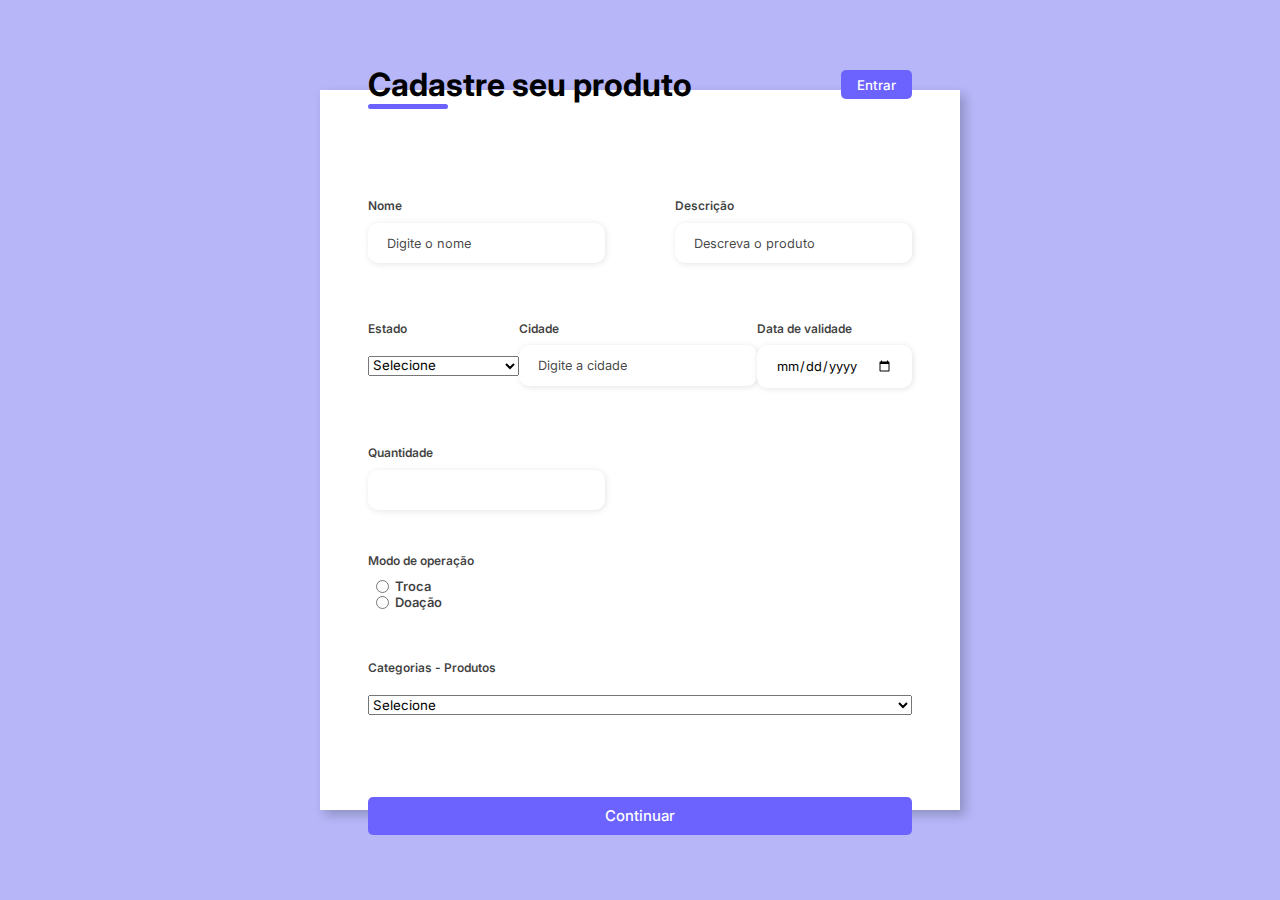
<file: cadastro_produto/cadastro_produto.html>
<!-- https://undraw.co/illustrations  link para imagens--> 
<!DOCTYPE html>
<html lang="pt-br">

<head>
    <meta charset="UTF-8">
    <meta http-equiv="X-UA-Compatible" content="IE=edge">
    <meta name="viewport" content="width=device-width, initial-scale=1.0">
    <link rel="stylesheet" href="style_produto.css", "cadastro_produto.php">
    <title>Formulário</title>
</head>

<body>
    <div class="container">
        <div class="form-image">
            <img src="../img/cadastro_produto.png" alt="">
        </div>
        <div class="form">
            <form action="#">
                <div class="form-header">
                    <div class="title">
                        <h1>Cadastre seu produto</h1>
                    </div>
                    <div class="login-button">
                        <button><a href="#">Entrar</a></button>
                    </div>
                </div>

                <div class="input-group">
                    <div class="input-box">
                        <label for="firstname">Nome</label>
                        <input id="firstname" type="text" name="firstname" placeholder="Digite o nome" required>
                    </div>
                    <div class="input-box">
                        <label for="email">Descrição</label>
                        <input id="descricao_produto" type="text" name="descricao_produto" placeholder="Descreva o produto" required>
                    </div>

                        <div class="input-box">
                            <label for="estado">Estado</label></br>
                                <select id="arre_caixa" name="UF">
                                    <option value="">Selecione</option>
                                    <option value="AC">Acre</option>
                                    <option value="AL">Alagoas</option>
                                    <option value="AP">Amapá</option>
                                    <option value="AM">Amazonas</option>
                                    <option value="BA">Bahia</option>
                                    <option value="CE">Ceará</option>
                                    <option value="DF">Distrito Federal</option>
                                    <option value="ES">Espirito Santo</option>
                                    <option value="GO">Goiás</option>
                                    <option value="MA">Maranhão</option>
                                    <option value="MS">Mato Grosso do Sul</option>
                                    <option value="MT">Mato Grosso</option>
                                    <option value="MG">Minas Gerais</option>
                                    <option value="PA">Pará</option>
                                    <option value="PB">Paraíba</option>
                                    <option value="PR">Paraná</option>
                                    <option value="PE">Pernambuco</option>
                                    <option value="PI">Piauí</option>
                                    <option value="RJ">Rio de Janeiro</option>
                                    <option value="RN">Rio Grande do Norte</option>
                                    <option value="RS">Rio Grande do Sul</option>
                                    <option value="RO">Rondônia</option>
                                    <option value="RR">Roraima</option>
                                    <option value="SC">Santa Catarina</option>
                                    <option value="SP">São Paulo</option>
                                    <option value="SE">Sergipe</option>
                                    <option value="TO">Tocantins</option>
                                </select>
                        </div>
                    <div class="input-box">
                        <label for="cidade">Cidade</label>
                        <input id="cidade" type="text" name="cidade" placeholder="Digite a cidade" required>
                    </div>
                    <div class="input-box">
                        <label for="password">Data de validade</label>
                        <input type="date" name="dataVal" >
                    </div>
                    <div class="input-box">
                        <label for="confirmPassword">Quantidade</label>
                        <input id="confirmPassword" type="number" min="1" step="1" name="confirmPassword" >
                    </div>

                </div>

                <div class="gender-inputs">
                    <div class="gender-title">
                        <h6>Modo de operação</h6>
                    </div>

                    <div class="gender-group">
                        <div>
                            <div class="gender-input">
                                <input id="female" type="radio" name="gender">
                                <label for="female">Troca</label>
                            </div>

                            <div class="gender-input">
                                <input id="male" type="radio" name="gender">
                                <label for="male">Doação</label>
                            </div>
                        </div>  
                    </div>
                </div>
                </br>
                <div class="input-box">
                    <label for="categoria">Categorias - Produtos </label></br>
                        <select id="categoria" name="UF">
                            <option value="">Selecione</option>
                            <option value="beleza">Beleza</option>
                            <option value="saude">Saúde</option>
                            <option value="casa">Casa</option>
                            <option value="eletrodomesticos">Eletrodomésticos</option>
                            <option value="moveis">Móveis</option>
                            <option value="decoracao">Decoração</option>
                            <option value="alimentos">Alimentos</option>
                            <option value="bebidas">Bebidas</option>
                            <option value="esporte">Esporte</option>
                            <option value="lazer">Lazer</option>
                            <option value="eletronicos">Eletrônicos</option>
                            <option value="pet">Pet (Produtos e Animais)</option>
                        </select>
                    </div>

                <div class="continue-button">
                    <button><a href="#">Continuar</a> </button>
                </div>
            </form>
        </div>
    </div>
</body>

</html>
</file>
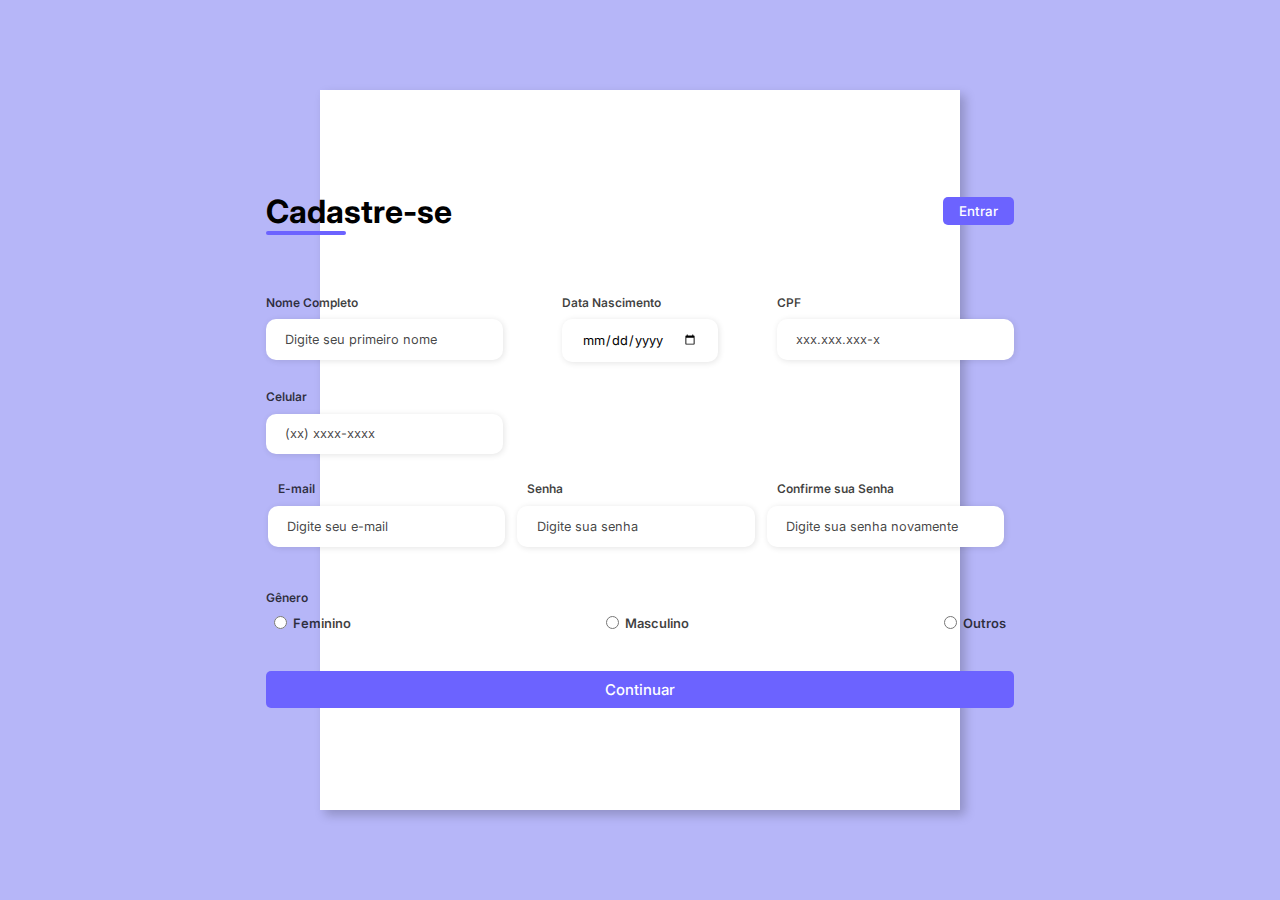
<file: cadastro_usuario/cadastro_usuario.html>
<!-- https://undraw.co/illustrations  link para imagens--> 
<!DOCTYPE html>
<html lang="pt-br">

<head>
    <meta charset="UTF-8">
    <meta http-equiv="X-UA-Compatible" content="IE=edge">
    <meta name="viewport" content="width=device-width, initial-scale=1.0">
    <link rel="stylesheet" href="style_usuario.css">
    <title>Formulário</title>
</head>

<body>
    <div class="container">
        <div class="form-image">
            <img src="../img/cadastro_usuario.png" alt="">
        </div>
        <div class="form">
            <form action="#">
                <div class="form-header">
                    <div class="title">
                        <h1>Cadastre-se</h1>
                    </div>
                    <div class="login-button">
                        <button><a href="#">Entrar</a></button>
                    </div>
                </div>

                <div class="input-group">
                    <div class="input-box">
                        <label for="firstname">Nome Completo</label>
                        <input id="firstname" type="text" name="firstname" placeholder="Digite seu primeiro nome" required>
                    </div>

                    <div class="input-box">
                        <label for="password">Data Nascimento</label>
                        <input type="date" name="dataVal" >
                    </div>
                    <div class="input-box">
                        <label for="number">CPF</label>
                        <input id="number" type="tel" name="number" placeholder="xxx.xxx.xxx-x" required>
                    </div>
                    <div class="input-box">
                        <label for="number">Celular</label>
                        <input id="number" type="tel" name="number" placeholder="(xx) xxxx-xxxx" required>
                    </div>

                    <div class="entrar">
                    <div class="input-box">
                        <label for="email">E-mail</label>
                        <input id="email" type="email" name="email" placeholder="Digite seu e-mail" required>
                    </div>

                    <div class="input-box">
                        <label for="password">Senha</label>
                        <input id="password" type="password" name="password" placeholder="Digite sua senha" required>
                    </div>


                    <div class="input-box">
                        <label for="confirmPassword">Confirme sua Senha</label>
                        <input id="confirmPassword" type="password" name="confirmPassword" placeholder="Digite sua senha novamente" required>
                    </div>
                </div>
                </div>

                <div class="gender-inputs">
                    <div class="gender-title">
                        <h6>Gênero</h6>
                    </div>

                    <div class="gender-group">
                        <div class="gender-input">
                            <input id="female" type="radio" name="gender">
                            <label for="female">Feminino</label>
                        </div>

                        <div class="gender-input">
                            <input id="male" type="radio" name="gender">
                            <label for="male">Masculino</label>
                        </div>

                        <div class="gender-input">
                            <input id="others" type="radio" name="gender">
                            <label for="others">Outros</label>
                        </div>

                    </div>
                </div>

                <div class="continue-button">
                    <button><a href="#">Continuar</a> </button>
                </div>
            </form>
        </div>
    </div>
</body>

</html>
</file>
<file: cadastro_produto/style_produto.css>
@import url('https://fonts.googleapis.com/css2?family=Inter:wght@200;300;400;500&family=Open+Sans:wght@300;400;500;600&display=swap');
* {
    padding: 0;
    margin: 0;
    box-sizing: border-box;
    font-family: 'Inter', sans-serif;
}

body {
    width: 100%;
    height: 100vh;
    display: flex;
    justify-content: center;
    align-items: center;
    background: #0c0ce94d;
}

.container {
    width: 80%;
    height: 80vh;
    display: flex;
    box-shadow: 5px 5px 10px rgb(0, 0, 0, 0.212);
}

.form-image {
    width: 50%;
    display: flex;
    justify-content: center;
    align-items: center;
    background-color: #fde3a7d7;
    padding: 1rem;
}

.form-image img {
    width: 30rem;
    height: 27rem;
}

.form {
    width: 50%;
    display: flex;
    flex-direction: column;
    justify-content: center;
    align-items: center;
    background-color: #fff;
    padding: 3rem;
}

.form-header {
    margin-bottom: 3rem;
    display: flex;
    justify-content: space-between;
}

.login-button {
    display: flex;
    align-items: center;
}

.login-button button {
    border: none;
    background-color: #6c63ff;
    padding: 0.4rem 1rem;
    border-radius: 5px;
    cursor: pointer;
}

.login-button button:hover {
    background-color: #6b63fff1;
}

.login-button button a {
    text-decoration: none;
    font-weight: 500;
    color: #fff;
}

.form-header h1::after {
    content: '';
    display: block;
    width: 5rem;
    height: 0.3rem;
    background-color: #6c63ff;
    margin: 0 auto;
    position: absolute;
    border-radius: 10px;
}

.input-group {
    display: flex;
    flex-wrap: wrap;
    justify-content: space-between;
    padding: 1rem 0;
}

.input-box {
    display: flex;
    flex-direction: column;
    margin-bottom: 1.1rem;
    margin-top: 30px;
}

.input-box input {
    margin: 0.6rem 0;
    padding: 0.8rem 1.2rem;
    border: none;
    border-radius: 10px;
    box-shadow: 1px 1px 6px #0000001c;
    font-size: 0.8rem;
}

.input-box input:hover {
    background-color: #eeeeee75;
}

.input-box input:focus-visible {
    outline: 1px solid #6c63ff;
}

.input-box label,
.gender-title h6 {
    font-size: 0.75rem;
    font-weight: 600;
    color: #000000c0;
}

.input-box input::placeholder {
    color: #000000be;
}

.input-box label{
    box-sizing: 50px;
}

.gender-group {
    display: flex;
    justify-content: space-between;
    margin-top: 0.62rem;
    padding: 0 .5rem;
}

.gender-input {
    display: flex;
    align-items: center;
}

.gender-input input {
    margin-right: 0.35rem;
}

.gender-input label {
    font-size: 0.81rem;
    font-weight: 600;
    color: #000000c0;
}

.continue-button button {
    width: 100%;
    margin-top: 4rem;
    border: none;
    background-color: #6c63ff;
    padding: 0.62rem;
    border-radius: 5px;
    cursor: pointer;
}

.continue-button button:hover {
    background-color: #6b63fff1;
}

.continue-button button a {
    text-decoration: none;
    font-size: 0.93rem;
    font-weight: 500;
    color: #fff;
}

@media screen and (max-width: 1330px) {
    .form-image {
        display: none;
    }
    .container {
        width: 50%;
    }
    .form {
        width: 100%;
    }
}

@media screen and (max-width: 1064px) {
    .container {
        width: 90%;
        height: auto;
    }
    .input-group {
        flex-direction: column;
        z-index: 5;
        padding-right: 5rem;
        max-height: 10rem;
        overflow-y: scroll;
        flex-wrap: nowrap;
    }
    .gender-inputs {
        margin-top: 2rem;
    }
    .gender-group {
        flex-direction: column;
    }
    .gender-title h6 {
        margin: 0;
    }
    .gender-input {
        margin-top: 0.5rem;
    }
}
</file>
<file: cadastro_usuario/style_usuario.css>
@import url('https://fonts.googleapis.com/css2?family=Inter:wght@200;300;400;500&family=Open+Sans:wght@300;400;500;600&display=swap');
* {
    padding: 0;
    margin: 0;
    box-sizing: border-box;
    font-family: 'Inter', sans-serif;
}

body {
    width: 100%;
    height: 100vh;
    display: flex;
    justify-content: center;
    align-items: center;
    background: #0c0ce94d;
}

.container {
    width: 80%;
    height: 80vh;
    display: flex;
    box-shadow: 5px 5px 10px rgba(0, 0, 0, 0.212);
}

.form-image {
    width: 50%;
    display: flex;
    justify-content: center;
    align-items: center;
    background-color: #fde3a7d7;
    padding: 1rem;
}

.form-image img {
    width: 31rem;
}

.form {
    width: 50%;
    display: flex;
    flex-direction: column;
    justify-content: center;
    align-items: center;
    background-color: #fff;
    padding: 3rem;
}

.form-header {
    margin-bottom: 3rem;
    display: flex;
    justify-content: space-between;
}

.login-button {
    display: flex;
    align-items: center;
}

.login-button button {
    border: none;
    background-color: #6c63ff;
    padding: 0.4rem 1rem;
    border-radius: 5px;
    cursor: pointer;
}

.login-button button:hover {
    background-color: #6b63fff1;
}

.login-button button a {
    text-decoration: none;
    font-weight: 500;
    color: #fff;
}

.form-header h1::after {
    content: '';
    display: block;
    width: 5rem;
    height: 0.3rem;
    background-color: #6c63ff;
    margin: 0 auto;
    position: absolute;
    border-radius: 10px;
}

.input-group {
    display: flex;
    flex-wrap: wrap;
    justify-content: space-between;
    padding: 1rem 0;
}

.input-box {
    display: flex;
    flex-direction: column;
    margin-bottom: 1.1rem;
}

.entrar{
    display: flex;
    flex-direction: row;
}

.entrar .input-box input{
    margin-inline: 10px;
    margin-left: 2px;

}
.entrar .input-box label{
    margin-left: 12px;
}

.input-box input {
    margin: 0.6rem 0;
    padding: 0.8rem 1.2rem;
    border: none;
    border-radius: 10px;
    box-shadow: 1px 1px 6px #0000001c;
    font-size: 0.8rem;
}

.input-box input:hover {
    background-color: #eeeeee75;
}

.input-box input:focus-visible {
    outline: 1px solid #6c63ff;
}

.input-box label,
.gender-title h6 {
    font-size: 0.75rem;
    font-weight: 600;
    color: #000000c0;
}

.input-box input::placeholder {
    color: #000000be;
}

.gender-group {
    display: flex;
    justify-content: space-between;
    margin-top: 0.62rem;
    padding: 0 .5rem;
}

.gender-input {
    display: flex;
    align-items: center;
}

.gender-input input {
    margin-right: 0.35rem;
}

.gender-input label {
    font-size: 0.81rem;
    font-weight: 600;
    color: #000000c0;
}

.continue-button button {
    width: 100%;
    margin-top: 2.5rem;
    border: none;
    background-color: #6c63ff;
    padding: 0.62rem;
    border-radius: 5px;
    cursor: pointer;
}

.continue-button button:hover {
    background-color: #6b63fff1;
}

.continue-button button a {
    text-decoration: none;
    font-size: 0.93rem;
    font-weight: 500;
    color: #fff;
}

@media screen and (max-width: 1330px) {
    .form-image {
        display: none;
    }
    .container {
        width: 50%;
    }
    .form {
        width: 100%;
    }
}

@media screen and (max-width: 1064px) {
    .container {
        width: 90%;
        height: auto;
    }
    .input-group {
        flex-direction: column;
        z-index: 5;
        padding-right: 5rem;
        max-height: 10rem;
        overflow-y: scroll;
        flex-wrap: nowrap;
    }
    .gender-inputs {
        margin-top: 2rem;
    }
    .gender-group {
        flex-direction: column;
    }
    .gender-title h6 {
        margin: 0;
    }
    .gender-input {
        margin-top: 0.5rem;
    }
}
</file>
